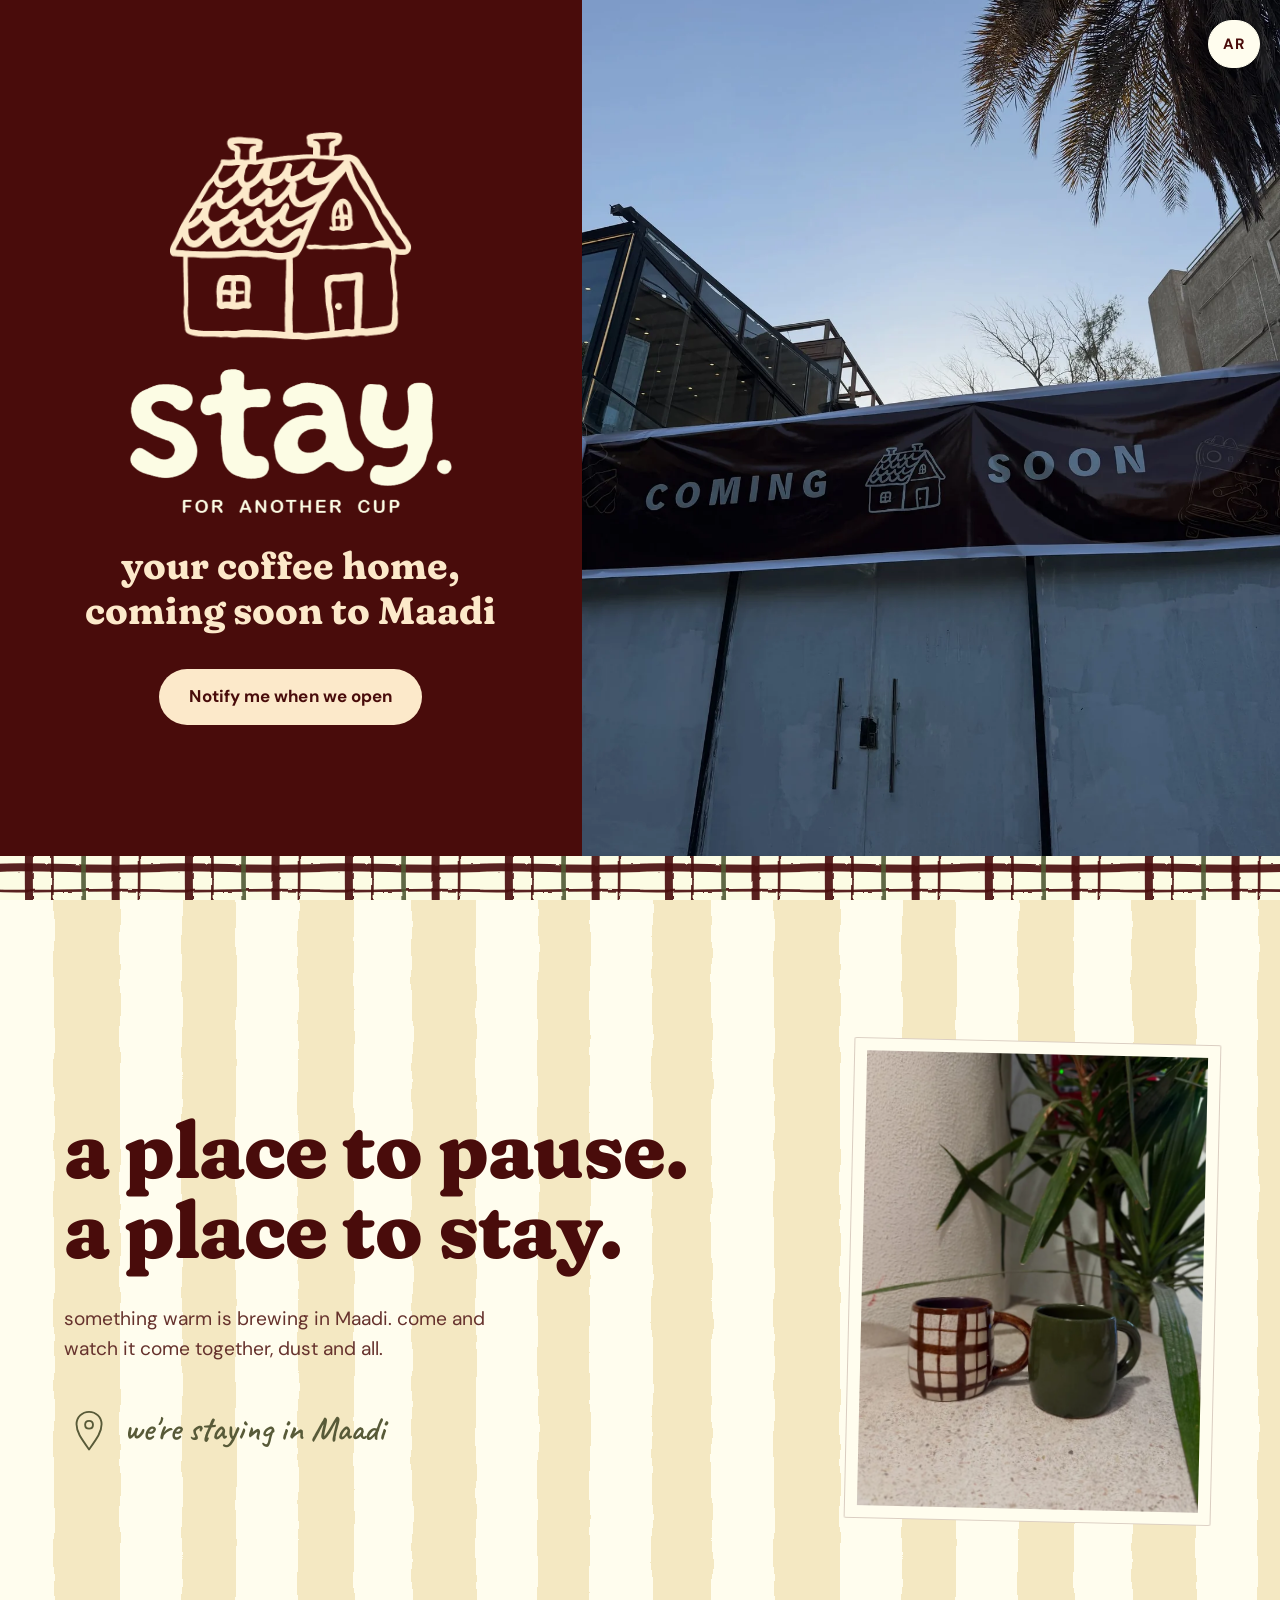
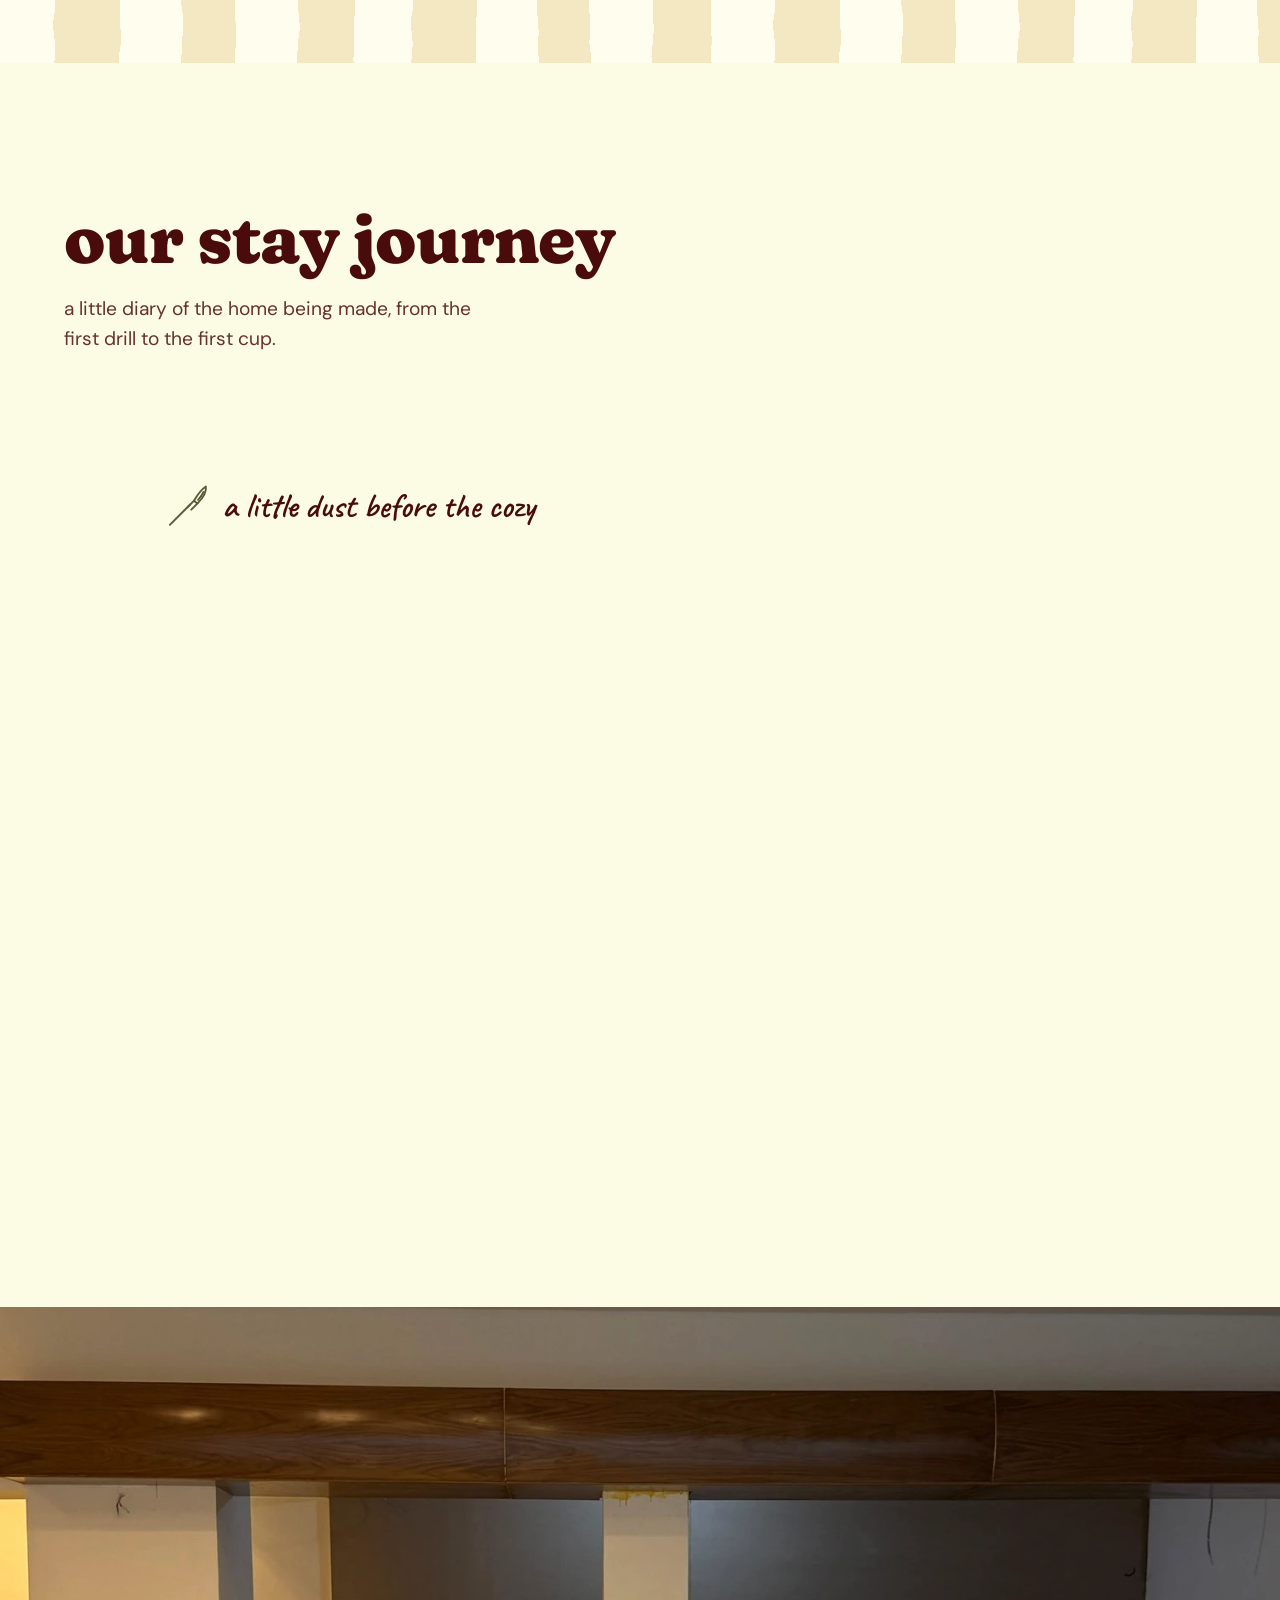
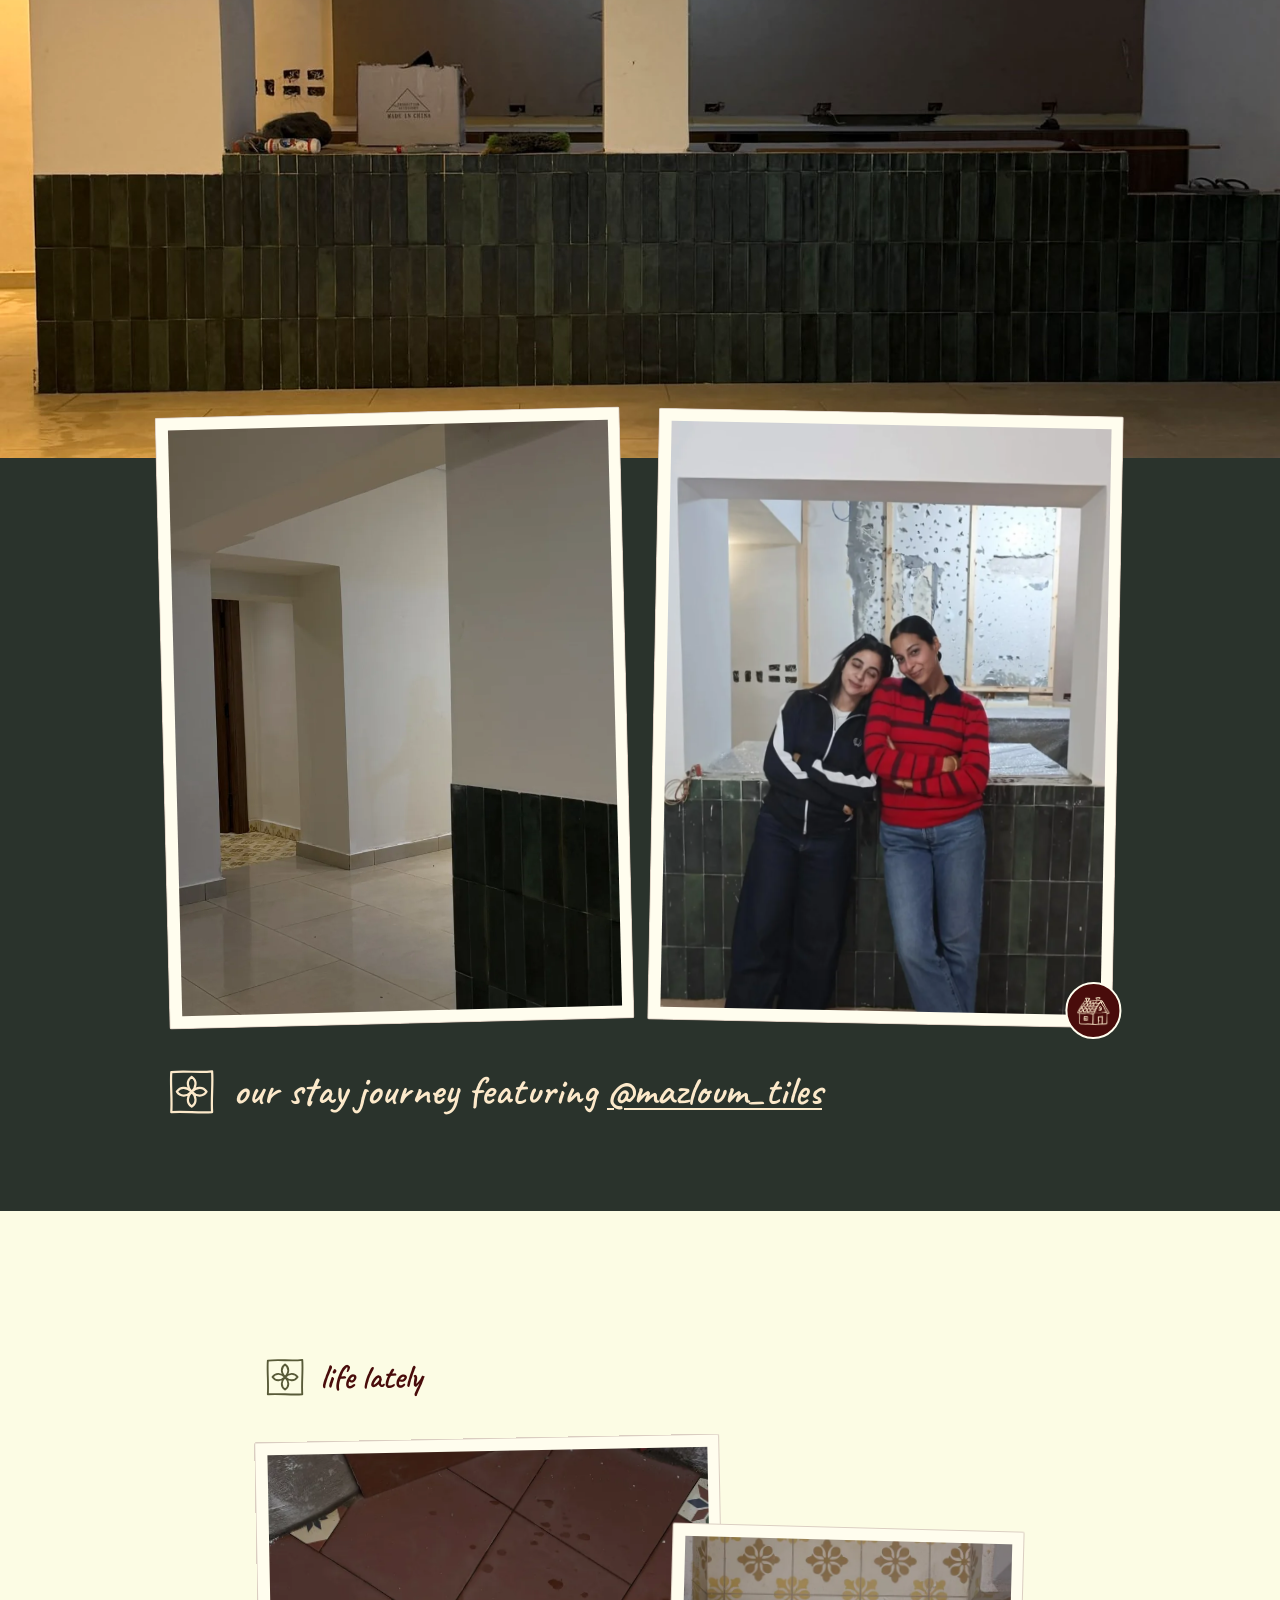
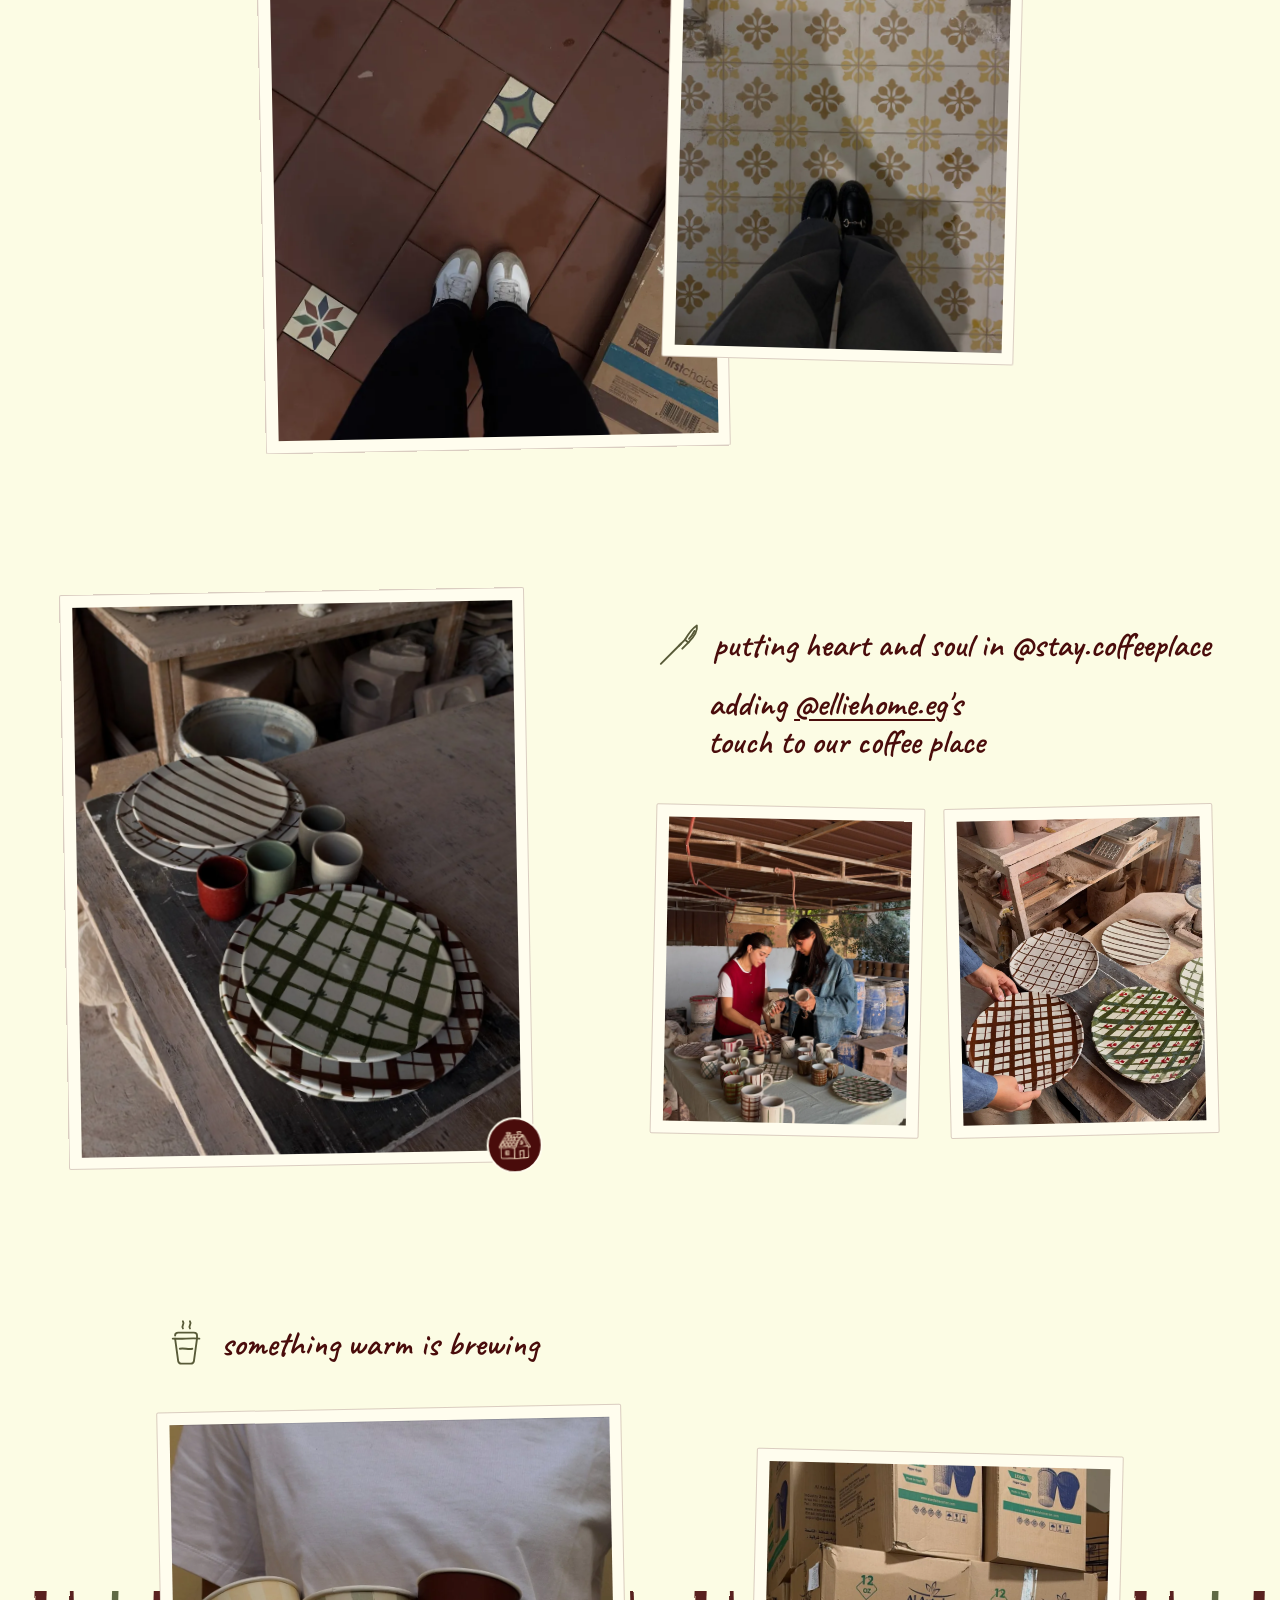
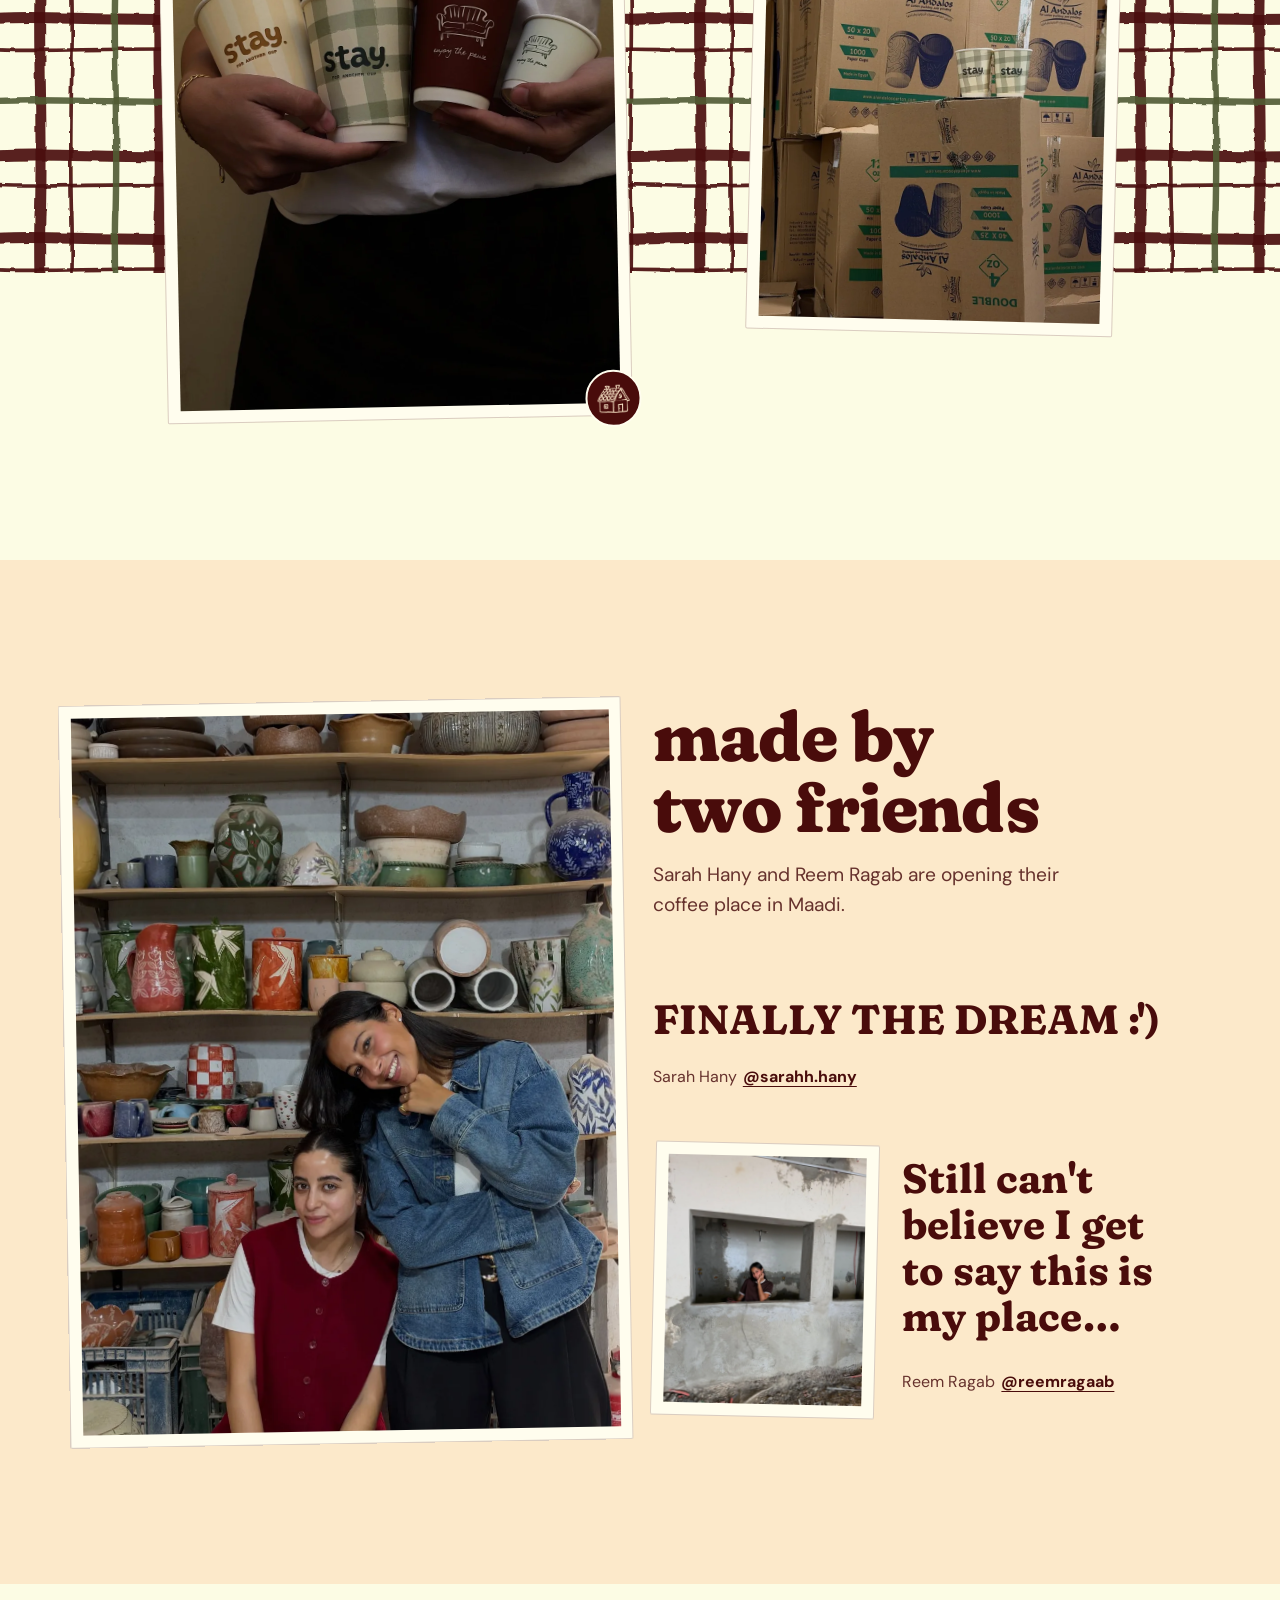
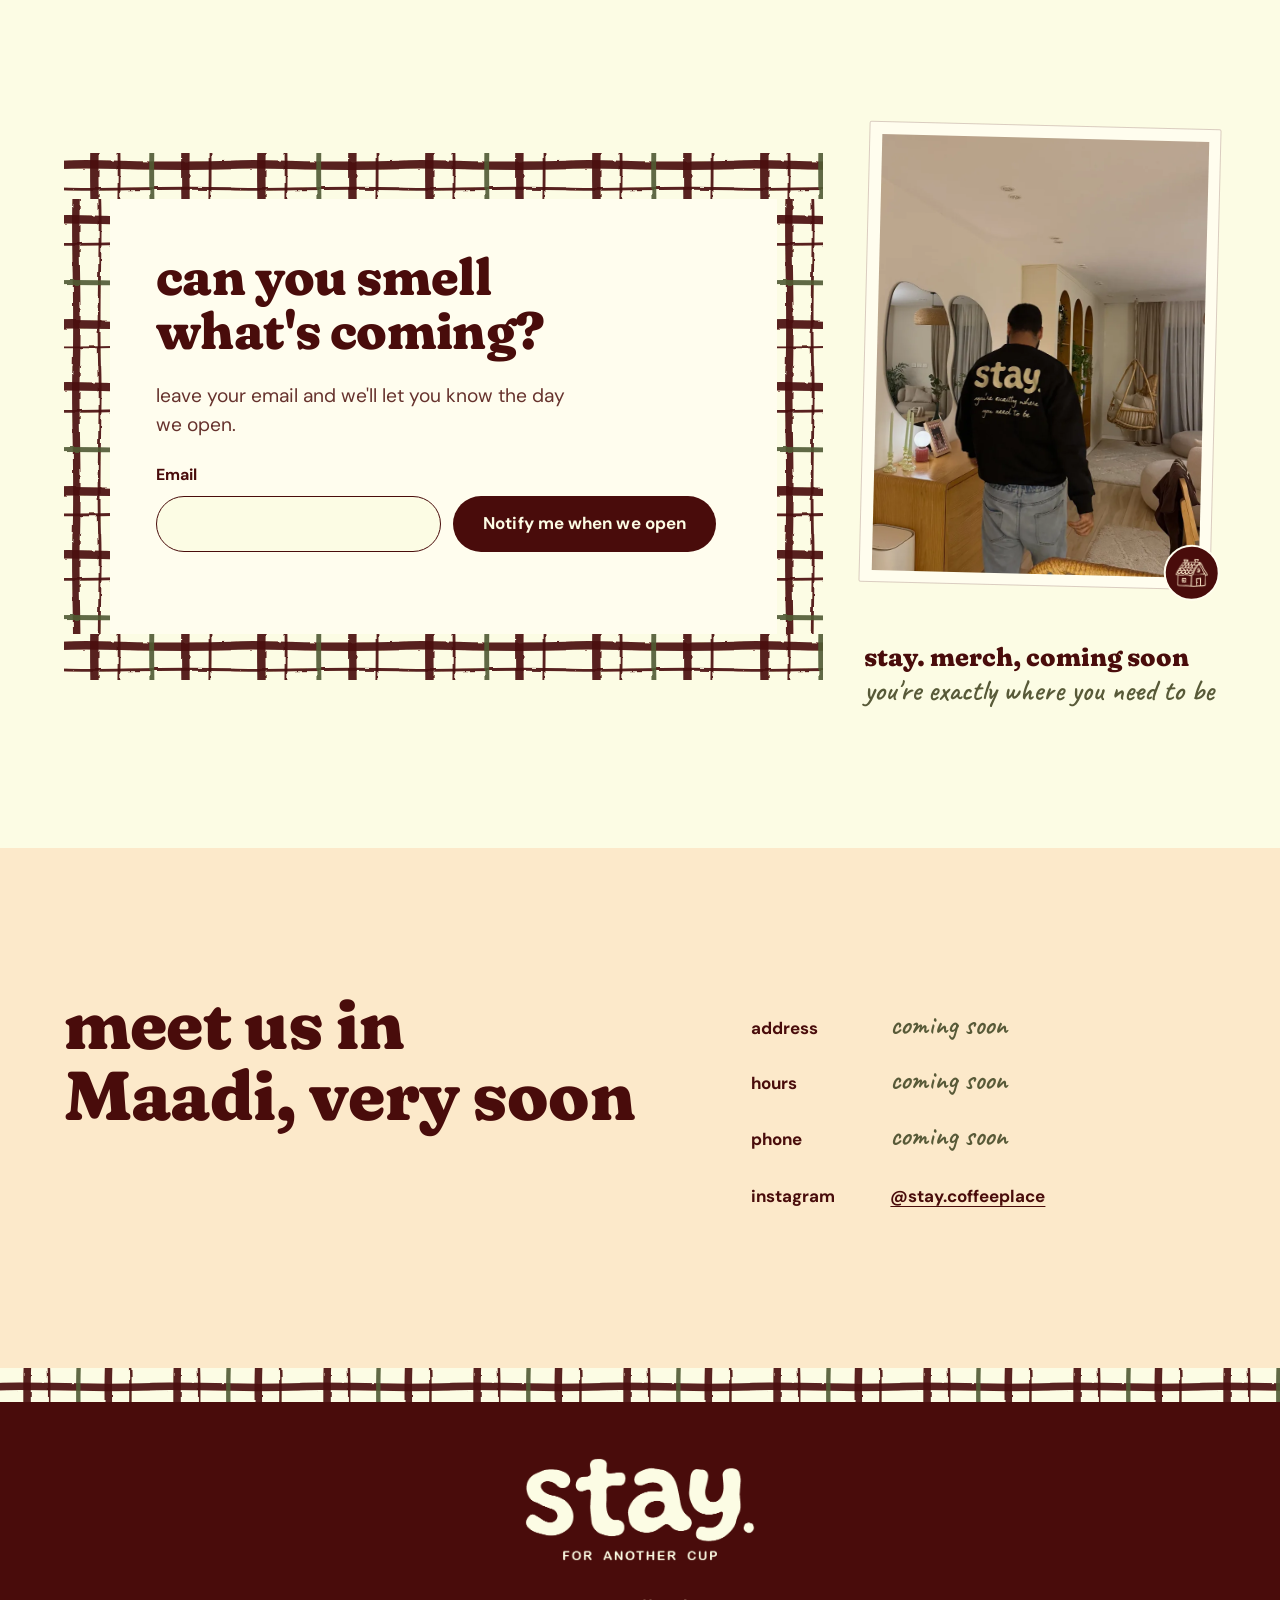
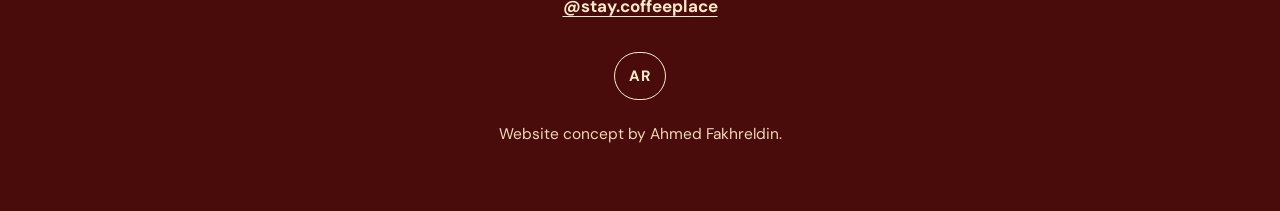
<file: index.html>
<!doctype html>
<html lang="en">
<head>
<meta charset="utf-8">
<meta name="viewport" content="width=device-width, initial-scale=1, minimum-scale=1">
<title>stay. coffee place, coming soon to Maadi</title>
<meta name="description" content="stay. is our coffee place, coming soon to Maadi. Watch the home being made and be the first to know when we open.">
<meta name="theme-color" content="#490C0B">
<meta property="og:type" content="website">
<meta property="og:title" content="stay. coffee place, coming soon to Maadi">
<meta property="og:description" content="Your coffee home, coming soon to Maadi. Notify me when we open.">
<link rel="canonical" href="https://ahmedfakhr1.github.io/stay-preview/">
<meta property="og:url" content="https://ahmedfakhr1.github.io/stay-preview/">
<meta property="og:image" content="https://ahmedfakhr1.github.io/stay-preview/og.jpg">
<meta name="twitter:card" content="summary_large_image">
<meta name="twitter:image" content="https://ahmedfakhr1.github.io/stay-preview/og.jpg">
<link rel="icon" type="image/png" href="icon.png">
<link rel="apple-touch-icon" href="apple-touch-icon.png">
<link rel="preload" href="fonts/caveat-14ecf1.woff2" as="font" type="font/woff2" crossorigin>
<link rel="preload" href="fonts/dm-sans-8ca1b7.woff2" as="font" type="font/woff2" crossorigin>
<link rel="preload" href="fonts/fraunces-fc6efb.woff2" as="font" type="font/woff2" crossorigin>
<link rel="preload" href="img/hoarding.webp" as="image" type="image/webp" media="(min-width: 900px)">
<style>html.fl body{opacity:0}body{transition:opacity .25s ease}</style>
<script>
(function () {
  var h = document.documentElement;
  h.classList.add('fl', 'js');
  var done = function () { h.classList.remove('fl'); };
  setTimeout(done, 1200);
  if (document.fonts && document.fonts.load) {
    Promise.all([
      document.fonts.load('700 1em Fraunces'),
      document.fonts.load('400 1em "DM Sans"'),
      document.fonts.load('600 1em Caveat')
    ]).then(done, done);
  } else { done(); }
})();
</script>
<link rel="stylesheet" href="fonts.css?v=2">
<link rel="stylesheet" href="styles.css?v=2">
<script src="site.js?v=2" defer></script>
</head>
<body>
<a class="skip" href="#main">Skip to the page</a>

<header class="hero" id="top">
  <button class="lang" type="button" data-ar aria-haspopup="dialog" aria-label="Switch language to Arabic">AR</button>

  <div class="hero__brand">
    <img class="hero__house" src="img/house-cream.png" width="530" height="458" alt="">
    <img class="hero__lockup" src="img/lockup-cream.png" width="532" height="239" alt="stay. FOR ANOTHER CUP">
    <h1 class="hero__line">your coffee home, coming soon to Maadi</h1>
    <a class="btn btn--cream" href="#notify">Notify me when we open</a>
  </div>

  <div class="hero__seam plaid" aria-hidden="true"></div>

  <div class="hero__photo">
    <img src="img/hoarding.webp" width="1200" height="1600" alt="The shopfront hoarding in Maadi with the house mark and the words COMING SOON, under an evening sky and a palm tree">
  </div>
</header>

<main id="main">

  <section class="intro" aria-labelledby="intro-h">
    <div class="wrap grid">
      <div class="intro__text">
        <h2 id="intro-h" class="display"><span>a place to pause.</span> <span>a place to stay.</span></h2>
        <p class="lead">something warm is brewing in Maadi. come and watch it come together, dust and all.</p>
        <p class="note note--sage"><svg class="doodle" viewBox="0 0 64 64" aria-hidden="true"><use href="#d-pin"/></svg>we're staying in Maadi</p>
      </div>
      <figure class="print reveal intro__print" style="--r:1.3deg;--ar:3/4">
        <img src="img/mugs.webp" width="800" height="1067" alt="A hand-painted plaid mug and a green mug on a stone ledge beside a plant" loading="lazy">
      </figure>
    </div>
  </section>

  <section class="journey" id="journey" aria-labelledby="journey-h">

    <div class="wrap">
      <div class="journey__head">
        <h2 id="journey-h" class="display display--m">our stay journey</h2>
        <p class="lead">a little diary of the home being made, from the first drill to the first cup.</p>
      </div>
    </div>

    <!-- dust and drills -->
    <div class="wrap grid step step--dust">
      <p class="note step__note"><svg class="doodle" viewBox="0 0 64 64" aria-hidden="true"><use href="#d-brush"/></svg>a little dust before the cozy</p>
      <figure class="print reveal step__a" style="--r:-1.2deg;--ar:3/4">
        <img src="img/dust.webp" width="900" height="1204" alt="The empty room with red cables across the floor, a wooden ladder and little drawn builders on top of the photo" loading="lazy">
        <span class="stamp"><img src="img/house-cream.png" width="530" height="458" alt="" loading="lazy"></span>
      </figure>
      <figure class="print reveal step__b" style="--r:1deg;--ar:3/4">
        <img src="img/walking.webp" width="900" height="1200" alt="The bare room with a drawn figure walking through it carrying a coffee, and the words coming soon" loading="lazy">
      </figure>
    </div>

    <!-- green tiles -->
    <div class="tiles">
      <div class="tiles__bar">
        <img src="img/bar.webp" width="1500" height="880" alt="The bar front covered in dark green glazed tiles, under a wooden beam and warm lights" loading="lazy">
      </div>
      <div class="wrap grid tiles__body">
        <figure class="print reveal tiles__a" style="--r:-1.4deg;--ar:3/4">
          <img src="img/hall.webp" width="800" height="1067" alt="A hallway where the green tiles have started to climb the wall" loading="lazy">
        </figure>
        <figure class="print reveal tiles__b" style="--r:1.1deg;--ar:3/4">
          <img src="img/wall.webp" width="900" height="1662" alt="Sarah and Reem leaning together in front of the new green tiled wall" loading="lazy">
          <span class="stamp"><img src="img/house-cream.png" width="530" height="458" alt="" loading="lazy"></span>
        </figure>
        <p class="note note--cream tiles__note"><svg class="doodle" viewBox="0 0 64 64" aria-hidden="true"><use href="#d-tile"/></svg>our stay journey featuring <a href="https://www.instagram.com/mazloum_tiles/" target="_blank" rel="noopener">@mazloum_tiles</a></p>
      </div>
    </div>

    <!-- floors -->
    <div class="wrap grid step step--floors">
      <p class="note step__note"><svg class="doodle" viewBox="0 0 64 64" aria-hidden="true"><use href="#d-tile"/></svg>life lately</p>
      <figure class="print reveal floors__a" style="--r:-1.1deg;--ar:3/4">
        <img src="img/terracotta.webp" width="800" height="1067" alt="Looking down at a terracotta floor with small colourful cement tiles set into it" loading="lazy">
      </figure>
      <figure class="print reveal floors__b" style="--r:1.5deg;--ar:4/5">
        <img src="img/mustard.webp" width="800" height="1067" alt="Looking down at a mustard and cream cement tile floor" loading="lazy">
      </figure>
    </div>

    <!-- plates and mugs -->
    <div class="wrap grid step step--pottery">
      <figure class="print reveal pottery__a" style="--r:-1deg;--ar:4/5;--op:50% 62%">
        <img src="img/plates.webp" width="1000" height="1333" alt="Hand-painted plates in green and maroon plaid and stripes, with three small cups, on a studio table" loading="lazy">
        <span class="stamp"><img src="img/house-cream.png" width="530" height="458" alt="" loading="lazy"></span>
      </figure>
      <div class="pottery__text">
        <p class="note"><svg class="doodle" viewBox="0 0 64 64" aria-hidden="true"><use href="#d-brush"/></svg>putting heart and soul in @stay.coffeeplace</p>
        <p class="note note--b">adding <a href="https://www.instagram.com/elliehome.eg/" target="_blank" rel="noopener">@elliehome.eg</a>'s touch to our coffee place</p>
      </div>
      <figure class="print reveal pottery__b" style="--r:1.2deg;--ar:4/5">
        <img src="img/painting.webp" width="1000" height="1333" alt="Sarah and Reem painting mugs at the pottery studio, with plaid plates and mugs laid out on the table" loading="lazy">
      </figure>
      <figure class="print reveal pottery__c" style="--r:-1.3deg;--ar:4/5">
        <img src="img/plates-hands.webp" width="900" height="1200" alt="Hands holding a freshly painted maroon plaid plate next to a green one" loading="lazy">
      </figure>
    </div>

    <!-- cups and cartons -->
    <div class="cups">
      <div class="wrap"><p class="note cups__note"><svg class="doodle" viewBox="0 0 64 64" aria-hidden="true"><use href="#d-cup"/></svg>something warm is brewing</p></div>
      <div class="cups__row">
        <div class="cups__band plaid" aria-hidden="true"></div>
        <div class="wrap grid cups__body">
          <figure class="print reveal cups__a" style="--r:-1.1deg;--ar:3/4">
            <img src="img/cups.webp" width="1000" height="1333" alt="Four stay. paper cups held in two hands: cream stripes, green gingham, maroon and a small cream cup" loading="lazy">
            <span class="stamp"><img src="img/house-cream.png" width="530" height="458" alt="" loading="lazy"></span>
          </figure>
          <figure class="print reveal cups__b" style="--r:1.4deg;--ar:3/4">
            <img src="img/cartons.webp" width="800" height="1067" alt="Stacks of cup cartons in the storeroom, with two green gingham stay. cups on top" loading="lazy">
          </figure>
        </div>
      </div>
    </div>
  </section>

  <section class="friends" aria-labelledby="friends-h">
    <div class="wrap grid">
      <div class="friends__head">
        <h2 id="friends-h" class="display display--m">made by two friends</h2>
        <p class="lead">Sarah Hany and Reem Ragab are opening their coffee place in Maadi.</p>
      </div>
      <figure class="print reveal friends__pic" style="--r:-1deg;--ar:3/4">
        <img src="img/founders.webp" width="1000" height="1333" alt="Sarah and Reem smiling together in front of shelves of hand-painted pottery" loading="lazy">
      </figure>
      <div class="friends__quotes">
        <figure class="quote">
          <blockquote><p>FINALLY THE DREAM :')</p></blockquote>
          <figcaption>Sarah Hany <a href="https://www.instagram.com/sarahh.hany/" target="_blank" rel="noopener">@sarahh.hany</a></figcaption>
        </figure>
        <figure class="quote quote--reem">
          <figure class="print reveal quote__pic" style="--r:1.3deg;--ar:4/5">
            <img src="img/reem.webp" width="900" height="1120" alt="Reem smiling from a window of the bare concrete shell" loading="lazy">
          </figure>
          <blockquote><p>Still can't believe I get to say this is my place…</p></blockquote>
          <figcaption>Reem Ragab <a href="https://www.instagram.com/reemragaab/" target="_blank" rel="noopener">@reemragaab</a></figcaption>
        </figure>
      </div>
    </div>
  </section>

  <section class="notify" id="notify" aria-labelledby="notify-h">
    <div class="wrap grid">
      <div class="card">
        <span class="edge edge--t" aria-hidden="true"></span><span class="edge edge--b" aria-hidden="true"></span>
        <span class="edge edge--l" aria-hidden="true"></span><span class="edge edge--r" aria-hidden="true"></span>
        <div class="card__in">
          <h2 id="notify-h" class="display display--s">can you smell what's coming?</h2>
          <p class="lead">leave your email and we'll let you know the day we open.</p>
          <form class="form" id="notify-form" novalidate>
            <label class="form__label" for="email">Email</label>
            <div class="form__row">
              <input class="form__input" id="email" name="email" type="email" inputmode="email" autocomplete="email" aria-describedby="email-msg" required>
              <button class="btn btn--maroon" type="submit">Notify me when we open</button>
            </div>
            <p class="form__msg" id="email-msg" role="alert"></p>
          </form>
          <div class="thanks" id="thanks" role="status" hidden>
            <h3 class="thanks__h">thank you, you're on the list.</h3>
            <p class="thanks__p">we'll write the moment our door opens.</p>
            <button class="linkbtn" type="button" id="again">use another email</button>
          </div>
        </div>
      </div>
      <figure class="print reveal merch" style="--r:1.4deg;--ar:3/4">
        <img src="img/sweatshirt.webp" width="800" height="1067" alt="Someone in a black stay. sweatshirt walking into a warm living room, with 'you're exactly where you need to be' on the back" loading="lazy">
        <span class="stamp"><img src="img/house-cream.png" width="530" height="458" alt="" loading="lazy"></span>
      </figure>
      <p class="merch__note note"><span class="merch__t">stay. merch, coming soon</span>you're exactly where you need to be</p>
    </div>
  </section>

  <section class="visit" aria-labelledby="visit-h">
    <div class="wrap grid">
      <h2 id="visit-h" class="display display--m visit__h">meet us in Maadi, very soon</h2>
      <dl class="visit__list">
        <div><dt>address</dt><dd class="soon">coming soon</dd></div>
        <div><dt>hours</dt><dd class="soon">coming soon</dd></div>
        <div><dt>phone</dt><dd class="soon">coming soon</dd></div>
        <div><dt>instagram</dt><dd><a class="ig" href="https://www.instagram.com/stay.coffeeplace/" target="_blank" rel="noopener">@stay.coffeeplace</a></dd></div>
      </dl>
    </div>
  </section>
</main>

<footer class="foot">
  <div class="foot__edge plaid" aria-hidden="true"></div>
  <div class="foot__in wrap">
    <img class="foot__lockup" src="img/lockup-cream.png" width="532" height="239" alt="stay. FOR ANOTHER CUP" loading="lazy">
    <p class="foot__ig"><a href="https://www.instagram.com/stay.coffeeplace/" target="_blank" rel="noopener">@stay.coffeeplace</a></p>
    <button class="lang lang--foot" type="button" data-ar aria-haspopup="dialog" aria-label="Switch language to Arabic">AR</button>
    <p class="foot__credit">Website concept by Ahmed Fakhreldin.</p>
  </div>
</footer>

<a class="pill" id="pill" href="#notify" tabindex="-1" aria-hidden="true">Notify me</a>

<dialog class="ar" id="ar" aria-labelledby="ar-t">
  <p id="ar-t" class="ar__t">Arabic is not in this preview, it will be live in the final version.</p>
  <button class="btn btn--maroon" type="button" id="ar-close">OK</button>
</dialog>

<svg width="0" height="0" style="position:absolute" aria-hidden="true" focusable="false">
  <defs>
    <g id="d-cup" fill="none" stroke="currentColor" stroke-width="2.4" stroke-linecap="round" stroke-linejoin="round">
      <path d="M18 25 L22 54 C22.4 56 24 57 26 57 L38 57 C40 57 41.6 56 42 54 L46 25"/>
      <path d="M15 25 C28 26 36 24 49 25"/>
      <path d="M18 21 C18 18.6 20 17.4 22 17.4 L42 17.4 C44 17.4 46 18.6 46 21 L46 25"/>
      <path d="M24 38 C29 36.6 35 39.4 40 38"/>
      <path d="M28 12 C25 9 31 7 28 3"/>
      <path d="M37 12 C34 9 40 7 37 3"/>
    </g>
    <g id="d-tile" fill="none" stroke="currentColor" stroke-width="2.4" stroke-linecap="round" stroke-linejoin="round">
      <path d="M10 11 C24 9 40 12 54 10 C55 24 53 40 54 54 C40 55 24 53 10 54 C11 40 9 24 10 11 Z"/>
      <path d="M32 32 C27 27 26 20 32 16 C38 20 37 27 32 32 C37 27 44 26 48 32 C44 38 37 37 32 32 C37 37 38 44 32 48 C26 44 27 37 32 32 C27 37 20 38 16 32 C20 26 27 27 32 32 Z"/>
    </g>
    <g id="d-brush" fill="none" stroke="currentColor" stroke-width="2.4" stroke-linecap="round" stroke-linejoin="round">
      <path d="M10 56 C18 48 26 40 36 30"/>
      <path d="M33 33 L41 25 C42.4 26.6 43.6 27.6 45.4 28.6 L37.4 36.6"/>
      <path d="M41 25 C45 18 50 11 56 7 C57 13 53 21 45.4 28.6"/>
      <path d="M46 24 C49 21 51 18 53 14"/>
    </g>
    <g id="d-pin" fill="none" stroke="currentColor" stroke-width="2.4" stroke-linecap="round" stroke-linejoin="round">
      <path d="M32 58 C22 44 16 36 16 26 C16 17 23 10 32 10 C41 10 48 17 48 26 C48 36 42 44 32 58 Z"/>
      <path d="M32 21.5 C35 21.5 37 23.5 37 26.5 C37 29.5 35 31.5 32 31.5 C29 31.5 27 29.5 27 26.5 C27 23.5 29 21.5 32 21.5 Z"/>
    </g>
  </defs>
</svg>
</body>
</html>
</file>
<file: fonts.css>
@font-face {
  font-family: 'Caveat';
  font-style: normal;
  font-weight: 500 700;
  font-display: block;
  src: url(fonts/caveat-14ecf1.woff2) format('woff2');
  unicode-range: U+0000-00FF, U+0131, U+0152-0153, U+02BB-02BC, U+02C6, U+02DA, U+02DC, U+0304, U+0308, U+0329, U+2000-206F, U+20AC, U+2122, U+2191, U+2193, U+2212, U+2215, U+FEFF, U+FFFD;
}
@font-face {
  font-family: 'DM Sans';
  font-style: normal;
  font-weight: 400 700;
  font-display: block;
  src: url(fonts/dm-sans-8ca1b7.woff2) format('woff2');
  unicode-range: U+0000-00FF, U+0131, U+0152-0153, U+02BB-02BC, U+02C6, U+02DA, U+02DC, U+0304, U+0308, U+0329, U+2000-206F, U+20AC, U+2122, U+2191, U+2193, U+2212, U+2215, U+FEFF, U+FFFD;
}
@font-face {
  font-family: 'Fraunces';
  font-style: normal;
  font-weight: 500 900;
  font-display: block;
  src: url(fonts/fraunces-fc6efb.woff2) format('woff2');
  unicode-range: U+0000-00FF, U+0131, U+0152-0153, U+02BB-02BC, U+02C6, U+02DA, U+02DC, U+0304, U+0308, U+0329, U+2000-206F, U+20AC, U+2122, U+2191, U+2193, U+2212, U+2215, U+FEFF, U+FFFD;
}
</file>
<file: styles.css>
/* stay. coffee place, coming soon page */
:root {
  --maroon: #490C0B;
  --cream: #FCFCE4;
  --house: #FCE9CA;
  --tan: #F4E8C2;
  --paper: #FFFDEE;
  --green: #2A332C;
  --sage: #71734E;
  --sage-deep: #585A38;
  --olive: #4F5A34;
  --ink: #490C0B;
  --ink-soft: #66322D;
  --edge: rgba(73, 12, 11, .2);
  --gutter: clamp(20px, 5vw, 64px);
  --cg: clamp(12px, 2vw, 28px);
  --sec: clamp(80px, 11vw, 160px);
  --display: 'Fraunces', 'Iowan Old Style', Georgia, serif;
  --body: 'DM Sans', system-ui, -apple-system, 'Segoe UI', sans-serif;
  --hand: 'Caveat', 'Segoe Print', cursive;
  --ease: cubic-bezier(.23, 1, .32, 1);
  color-scheme: light;
}

*, *::before, *::after { box-sizing: border-box; }
html { -webkit-text-size-adjust: 100%; scroll-behavior: smooth; overflow-x: clip; }
@media (prefers-reduced-motion: reduce) { html { scroll-behavior: auto; } }
body {
  margin: 0; background: var(--cream); color: var(--ink);
  font: 400 17px/1.6 var(--body); overflow-x: clip;
  -webkit-font-smoothing: antialiased; text-rendering: optimizeLegibility;
}
@media (max-width: 600px) { body { font-size: 16.5px; } }
img { max-width: 100%; height: auto; }
a { color: inherit; }
h1, h2, h3, p, figure, blockquote, dl, dd { margin: 0; }
button { font: inherit; color: inherit; }
:focus-visible { outline: 3px solid var(--olive); outline-offset: 3px; border-radius: 4px; }
.hero :focus-visible, .foot :focus-visible, .tiles :focus-visible { outline-color: var(--house); }

.skip { position: absolute; left: 12px; top: -80px; background: var(--paper); color: var(--ink); padding: 10px 16px; border-radius: 999px; z-index: 50; }
.skip:focus { top: 12px; }

.wrap { width: 100%; max-width: calc(1200px + var(--gutter) * 2); margin-inline: auto; padding-inline: var(--gutter); }
.grid { display: grid; grid-template-columns: repeat(12, minmax(0, 1fr)); column-gap: var(--cg); }

/* the check and stripe devices, drawn from their pottery and cups */
.plaid { background: var(--cream) url(img/plaid.svg) 0 0 / 200px 200px repeat; }

/* type */
.display {
  font-family: var(--display); font-weight: 800; font-optical-sizing: none;
  font-variation-settings: 'SOFT' 100, 'opsz' 40;
  font-size: clamp(42px, 6.6vw, 96px); line-height: 1.02; letter-spacing: -.012em;
  text-wrap: balance; color: var(--maroon);
}
.display--m { font-size: clamp(38px, 5.4vw, 76px); }
.display--s { font-size: clamp(32px, 4vw, 54px); line-height: 1.06; }
.lead { font-size: clamp(18px, 1.5vw, 21px); line-height: 1.55; max-width: 34ch; text-wrap: pretty; color: var(--ink-soft); }
.note {
  font-family: var(--hand); font-weight: 600; font-size: clamp(27px, 2.7vw, 36px); line-height: 1.12;
  color: var(--maroon); text-wrap: balance;
}
.note a { text-decoration: underline; text-decoration-thickness: 1.5px; text-underline-offset: 4px; }
.note--sage { color: var(--sage-deep); }
.note--cream { color: var(--house); }
.doodle { width: 1.45em; height: 1.45em; display: inline-block; vertical-align: -.42em; margin-right: .28em; color: var(--sage-deep); flex: none; }
.note--cream .doodle { color: var(--house); }

/* controls */
.btn {
  display: inline-flex; align-items: center; justify-content: center; min-height: 56px; padding: 0 30px;
  border-radius: 999px; border: 0; font: 700 17px/1 var(--body); letter-spacing: .005em; text-decoration: none; cursor: pointer;
  white-space: nowrap; transition: transform .16s var(--ease), background-color .2s ease;
}
.btn:active { transform: scale(.97); }
.btn--cream { background: var(--house); color: var(--maroon); }
.btn--maroon { background: var(--maroon); color: var(--cream); }
@media (hover: hover) and (pointer: fine) {
  .btn--cream:hover { background: var(--paper); }
  .btn--maroon:hover { background: #5E1513; }
}
.lang {
  min-width: 48px; min-height: 48px; padding: 0 14px; border-radius: 999px; border: 1.5px solid var(--house);
  background: transparent; color: var(--house); font: 700 15px/1 var(--body); letter-spacing: .08em; cursor: pointer;
  transition: background-color .2s ease, color .2s ease;
}
@media (hover: hover) and (pointer: fine) { .lang:hover { background: var(--house); color: var(--maroon); } }

/* hero */
.hero { position: relative; display: flex; flex-direction: column; background: var(--maroon); color: var(--house); }
.hero .lang { position: absolute; top: 14px; right: 14px; z-index: 3; background: var(--maroon); }
.hero__brand {
  display: flex; flex-direction: column; align-items: center; justify-content: center; text-align: center;
  min-height: calc(100svh - 40px); padding: 76px var(--gutter) 56px; gap: 0;
}
.hero__house { width: clamp(150px, min(54vw, 27svh), 330px); height: auto; }
.hero__lockup { width: clamp(210px, min(74vw, 36svh), 420px); height: auto; margin-top: clamp(14px, 3svh, 34px); }
.hero__line {
  margin-top: clamp(18px, 3.4svh, 40px); font-family: var(--display); font-weight: 700; font-optical-sizing: none;
  font-variation-settings: 'SOFT' 100, 'opsz' 28; font-size: clamp(25px, 3vw, 38px); line-height: 1.16; color: var(--house);
  max-width: 18ch; text-wrap: balance;
}
.hero .btn { margin-top: clamp(24px, 4svh, 40px); }
.hero__seam { height: 40px; background-color: var(--cream); background-size: 144px 144px; background-position: 0 -7px; }
.hero__photo { position: relative; aspect-ratio: 4 / 5; overflow: hidden; background: var(--maroon); }
.hero__photo img { position: absolute; inset: 0; width: 100%; height: 100%; object-fit: cover; object-position: 50% 62%; }

@media (min-width: 900px) {
  .hero { display: grid; grid-template-columns: minmax(0, 5fr) minmax(0, 6fr); grid-template-rows: minmax(0, 1fr) 44px; min-height: min(100svh, 1020px); }
  .hero .lang { right: 20px; top: 20px; background: var(--paper); color: var(--maroon); border-color: var(--paper); }
  .hero__brand { min-height: 0; padding: 72px var(--gutter); }
  .hero__seam { grid-column: 1 / -1; grid-row: 2; height: 44px; background-size: 160px 160px; background-position: 0 -8px; }
  .hero__brand { grid-row: 1; grid-column: 1; }
  .hero__photo { aspect-ratio: auto; grid-row: 1; grid-column: 2; }
  .hero__photo img { object-position: 50% 58%; }
}

/* shared prints, laid on the page like photographs on a table */
.print {
  --r: 0deg; --ar: 3 / 4; position: relative; background: var(--paper); border: 1px solid var(--edge); border-radius: 2px;
  padding: clamp(7px, .9vw, 12px); transform: rotate(var(--r)); transform-origin: 50% 50%; z-index: 1; min-width: 0;
}
.print > img { display: block; width: 100%; height: auto; aspect-ratio: var(--ar); object-fit: cover; object-position: var(--op, 50% 50%); }
.stamp {
  position: absolute; right: -10px; bottom: -12px; width: clamp(42px, 4.4vw, 58px); aspect-ratio: 1; border-radius: 50%;
  background: var(--maroon); display: grid; place-items: center; border: 2px solid var(--paper);
}
.stamp img { width: 62%; height: auto; display: block; }

.js .reveal { opacity: 0; transform: translateY(18px) rotate(var(--r)); transition: opacity .7s var(--ease), transform .7s var(--ease); }
.js .reveal.in { opacity: 1; transform: rotate(var(--r)); }
@media (prefers-reduced-motion: reduce) { .js .reveal { opacity: 1; transform: rotate(var(--r)); transition: none; } }
@media (hover: hover) and (pointer: fine) {
  .print { transition: transform .35s var(--ease), opacity .7s var(--ease); }
  .js .reveal.in:hover { transform: rotate(calc(var(--r) * .3)) translateY(-3px); }
}

/* intro */
.intro { background: var(--paper) url(img/stripes.svg) 50% 0 / 720px 240px repeat; padding-block: var(--sec); }
.intro .grid { align-items: center; row-gap: 40px; }
.intro__text { grid-column: 1 / -1; display: flex; flex-direction: column; gap: clamp(22px, 3vw, 34px); }
.intro__text .display { font-size: clamp(42px, 6.2vw, 88px); }
.intro__text .display span { display: block; }
.intro__text .note { margin-top: 6px; }
.intro__print { grid-column: 5 / -1; }
@media (min-width: 900px) {
  .intro__text { grid-column: 1 / 9; }
  .intro__print { grid-column: 9 / 13; }
}

/* journey */
.journey { padding-block: 0 var(--sec); }
.journey__head { padding-block: var(--sec) clamp(36px, 5vw, 64px); display: flex; flex-direction: column; gap: 20px; }
.step { row-gap: clamp(20px, 3vw, 36px); padding-block: clamp(32px, 5vw, 72px); align-items: start; }
.step__note { grid-column: 1 / -1; }

.step--dust .step__a { grid-column: 1 / 7; }
.step--dust .step__b { grid-column: 7 / -1; }
@media (min-width: 900px) {
  .step--dust .step__note { grid-column: 2 / 10; }
  .step--dust .step__a { grid-column: 2 / 7; }
  .step--dust .step__b { grid-column: 7 / 12; }
}

/* the green tiles, the one green block */
.tiles { background: var(--green); color: var(--house); margin-top: clamp(24px, 5vw, 72px); padding-bottom: clamp(56px, 7vw, 96px); }
.tiles__bar { background: #17201a; }
.tiles__bar img { display: block; width: 100%; height: auto; aspect-ratio: 5 / 4; object-fit: cover; object-position: 54% 50%; }
.tiles__body { margin-top: -10vw; row-gap: 36px; align-items: start; }
.tiles__b { grid-column: 3 / -1; grid-row: 1; }
.tiles__note { grid-column: 1 / -1; grid-row: 2; }
.tiles__a { grid-column: 1 / 8; grid-row: 3; }
.tiles .note { font-size: clamp(28px, 3.2vw, 42px); }
@media (min-width: 700px) {
  .tiles__bar img { aspect-ratio: 1500 / 880; }
  .tiles__body { margin-top: -4.5vw; row-gap: 32px; }
  .tiles__a { grid-column: 1 / 7; grid-row: 1; }
  .tiles__b { grid-column: 7 / -1; grid-row: 1; }
  .tiles__note { grid-column: 1 / -1; grid-row: 2; }
}
@media (min-width: 900px) {
  .tiles__body { margin-top: -3.6vw; row-gap: clamp(28px, 3vw, 44px); }
  .tiles__a { grid-column: 2 / 7; }
  .tiles__b { grid-column: 7 / 12; }
  .tiles__note { grid-column: 2 / 12; }
}

/* floors */
.step--floors { padding-top: var(--sec); }
.step--floors .step__note { grid-column: 1 / -1; }
.floors__a { grid-column: 1 / 9; }
.floors__b { grid-column: 5 / -1; margin-top: -16%; }
@media (min-width: 900px) {
  .step--floors .step__note { grid-column: 3 / 11; }
  .floors__a { grid-column: 3 / 8; grid-row: 2; }
  .floors__b { grid-column: 7 / 11; grid-row: 2; margin-top: 0; align-self: center; margin-left: 4%; }
}

/* plates and mugs */
.step--pottery { padding-top: clamp(40px, 6vw, 96px); }
.pottery__a { grid-column: 1 / 9; }
.pottery__text { grid-column: 1 / -1; display: flex; flex-direction: column; gap: 14px; }
.pottery__text .note--b { padding-left: 1.6em; }
.pottery__b { grid-column: 1 / 7; }
.pottery__c { grid-column: 7 / -1; }
@media (min-width: 900px) {
  .pottery__a { grid-column: 1 / 6; grid-row: 1 / 3; }
  .pottery__text { grid-column: 7 / 13; grid-row: 1; align-self: end; padding-bottom: 8px; }
  .pottery__b { grid-column: 7 / 10; grid-row: 2; }
  .pottery__c { grid-column: 10 / 13; grid-row: 2; }
}

/* cups and cartons, in front of the plaid band */
.cups { padding-block: clamp(48px, 7vw, 110px) 0; }
.cups__note { padding-bottom: clamp(24px, 3vw, 44px); }
.cups__row { position: relative; }
.cups__band { position: absolute; left: 0; right: 0; top: 30%; height: clamp(150px, 22vw, 290px); background-size: 220px 220px; }
.cups__body { position: relative; row-gap: 0; align-items: start; }
.cups__a { grid-column: 1 / 9; }
.cups__b { grid-column: 5 / -1; margin-top: -3%; }
@media (min-width: 900px) {
  .cups__note { padding-left: 8.4%; }
  .cups__a { grid-column: 2 / 7; }
  .cups__b { grid-column: 8 / 12; margin-top: 12%; }
}

/* two friends */
.friends { padding-block: var(--sec); background: var(--house); }
.friends .grid { row-gap: 48px; align-items: start; }
.friends__head { grid-column: 1 / -1; display: flex; flex-direction: column; gap: 18px; }
.friends__pic { grid-column: 1 / 10; }
.friends__quotes { grid-column: 1 / -1; display: flex; flex-direction: column; gap: 44px; }
.quote blockquote p {
  font-family: var(--display); font-weight: 700; font-optical-sizing: none; font-variation-settings: 'SOFT' 100, 'opsz' 28;
  font-size: clamp(28px, 3.2vw, 42px); line-height: 1.12; text-wrap: balance; color: var(--maroon);
}
.quote figcaption { margin-top: 12px; font-size: 16px; color: var(--ink-soft); }
.quote figcaption a { color: var(--maroon); font-weight: 700; text-underline-offset: 4px; display: inline-flex; align-items: center; min-height: 44px; padding-inline: 2px; }
.quote--reem { display: grid; grid-template-columns: minmax(0, 5fr) minmax(0, 7fr); gap: 20px var(--cg); align-items: center; }
.quote--reem .quote__pic { grid-row: 1 / 3; }
.quote--reem blockquote { align-self: end; }
.quote--reem figcaption { align-self: start; margin-top: 0; }
@media (max-width: 599px) {
  .quote blockquote p { font-size: clamp(23px, 6.2vw, 32px); overflow-wrap: break-word; }
  .quote--reem { grid-template-columns: minmax(0, 4fr) minmax(0, 7fr); }
}
@media (min-width: 900px) {
  .friends .grid { row-gap: 0; }
  .friends__head { grid-column: 7 / 13; grid-row: 1; margin-bottom: clamp(32px, 4vw, 56px); }
  .friends__pic { grid-column: 1 / 7; grid-row: 1 / 3; }
  .friends__quotes { grid-column: 7 / 13; grid-row: 2; }
}

/* the email card */
.notify { padding-block: var(--sec); }
.notify .grid { row-gap: 56px; align-items: center; }
.card { --band: clamp(30px, 3.6vw, 46px); grid-column: 1 / -1; position: relative; padding: var(--band); background: var(--cream); }
.edge { position: absolute; background: var(--cream) url(img/plaid.svg) 0 0 / calc(var(--band) * 3.64) calc(var(--band) * 3.64) repeat; }
.edge--t, .edge--b { left: 0; right: 0; height: var(--band); background-position: 0 calc(var(--band) * -.185); }
.edge--t { top: 0; } .edge--b { bottom: 0; }
.edge--l, .edge--r { top: var(--band); bottom: var(--band); width: var(--band); background-position: calc(var(--band) * -.4) 0; }
.edge--l { left: 0; } .edge--r { right: 0; }
.card__in { position: relative; background: var(--paper); padding: clamp(26px, 4vw, 56px) clamp(20px, 3.6vw, 52px); display: flex; flex-direction: column; gap: 22px; align-items: flex-start; }
.form { width: 100%; max-width: 560px; display: flex; flex-direction: column; gap: 8px; }
.form__label { font-weight: 700; font-size: 16px; }
.form__row { display: flex; flex-direction: column; gap: 12px; }
.form__input {
  width: 100%; min-height: 56px; padding: 0 22px; border-radius: 999px; border: 1.5px solid var(--maroon); background: var(--cream);
  font: 400 17px/1.2 var(--body); color: var(--ink);
}
.form__input[aria-invalid="true"] { border-color: #A3221C; border-width: 2px; }
.form__msg { min-height: 1.5em; font-size: 15.5px; color: #8E1B16; padding-left: 6px; }
.thanks { display: flex; flex-direction: column; gap: 10px; align-items: flex-start; }
.thanks[hidden] { display: none; }
.thanks__h { font-family: var(--display); font-weight: 800; font-optical-sizing: none; font-variation-settings: 'SOFT' 100, 'opsz' 36; font-size: clamp(28px, 3.4vw, 42px); line-height: 1.08; color: var(--maroon); }
.thanks__p { font-size: 18px; color: var(--ink-soft); }
.linkbtn { background: none; border: 0; padding: 12px 0; font: 600 16px/1.2 var(--body); text-decoration: underline; text-underline-offset: 4px; cursor: pointer; color: var(--maroon); min-height: 44px; }
.merch { grid-column: 3 / 10; }
.merch__note { grid-column: 1 / -1; display: flex; flex-direction: column; gap: 2px; }
.merch__t { font-family: var(--display); font-weight: 800; font-optical-sizing: none; font-variation-settings: 'SOFT' 100, 'opsz' 28; font-size: clamp(22px, 2vw, 27px); color: var(--maroon); line-height: 1.15; }
.merch__note { font-size: clamp(24px, 2.4vw, 30px); color: var(--sage-deep); }
@media (min-width: 700px) { .form__row { flex-direction: row; } .form__row .btn { flex: none; } }
@media (min-width: 900px) {
  .card { grid-column: 1 / 9; grid-row: 1 / 3; }
  .merch { grid-column: 9 / 13; grid-row: 1; align-self: end; margin-left: 4%; }
  .merch__note { grid-column: 9 / 13; grid-row: 2; align-self: start; padding-left: 4%; }
}

/* visit */
.visit { background: var(--house); padding-block: var(--sec); }
.visit .grid { row-gap: 40px; align-items: start; }
.visit__h { grid-column: 1 / -1; }
.visit__list { grid-column: 1 / -1; display: flex; flex-direction: column; gap: 6px; max-width: 520px; }
.visit__list > div { display: grid; grid-template-columns: 7.5em 1fr; align-items: baseline; gap: 12px; padding-block: 8px; }
.visit__list dt { font-weight: 700; font-size: 17px; }
.visit__list dd { font-size: 17px; }
.visit__list .soon { font-family: var(--hand); font-weight: 600; font-size: 29px; line-height: 1.1; color: var(--sage-deep); }
.ig { font-weight: 700; text-underline-offset: 4px; display: inline-flex; align-items: center; min-height: 44px; }
@media (min-width: 900px) {
  .visit__h { grid-column: 1 / 8; }
  .visit__list { grid-column: 8 / 13; margin-top: 12px; }
}

/* footer */
.foot { background: var(--maroon); color: var(--house); text-align: center; position: relative; }
.foot__edge { height: 34px; background-size: 150px 150px; }
.foot__in { display: flex; flex-direction: column; align-items: center; gap: 22px; padding-block: 56px 64px; }
.foot__lockup { width: clamp(170px, 20vw, 230px); height: auto; }
.foot__ig a { font-weight: 700; text-underline-offset: 4px; display: inline-block; padding: 10px 6px; }
.lang--foot { margin: 0; }
.foot__credit { font-size: 15.5px; opacity: .92; }

/* small notify pill after the hero (phones) */
.pill {
  position: fixed; left: 50%; bottom: max(16px, env(safe-area-inset-bottom)); z-index: 20; transform: translate(-50%, 24px);
  opacity: 0; pointer-events: none; display: none; align-items: center; justify-content: center; min-height: 48px; padding: 0 26px;
  border-radius: 999px; background: var(--maroon); color: var(--cream); font: 700 16px/1 var(--body); text-decoration: none;
  transition: opacity .25s var(--ease), transform .25s var(--ease);
}
.pill.on { opacity: 1; pointer-events: auto; transform: translate(-50%, 0); }
@media (max-width: 899px) { .pill { display: inline-flex; } }
@media (prefers-reduced-motion: reduce) { .pill { transition: none; } }

/* arabic note */
.ar { border: 0; border-radius: 16px; padding: 30px 28px 26px; max-width: min(92vw, 420px); background: var(--paper); color: var(--ink); }
.ar::backdrop { background: rgba(42, 20, 18, .55); }
.ar[open] { display: flex; flex-direction: column; gap: 20px; align-items: flex-start; }
.ar__t { font-size: 18px; line-height: 1.45; }

/* hero settles in once, then stays still */
.js:not(.fl) .hero__brand > * { animation: rise .8s var(--ease) both; }
.js:not(.fl) .hero__brand > :nth-child(2) { animation-delay: .08s; }
.js:not(.fl) .hero__brand > :nth-child(3) { animation-delay: .16s; }
.js:not(.fl) .hero__brand > :nth-child(4) { animation-delay: .24s; }
@keyframes rise { from { opacity: 0; transform: translateY(14px); } to { opacity: 1; transform: none; } }
@media (prefers-reduced-motion: reduce) { .js:not(.fl) .hero__brand > * { animation: none; } }
</file>
